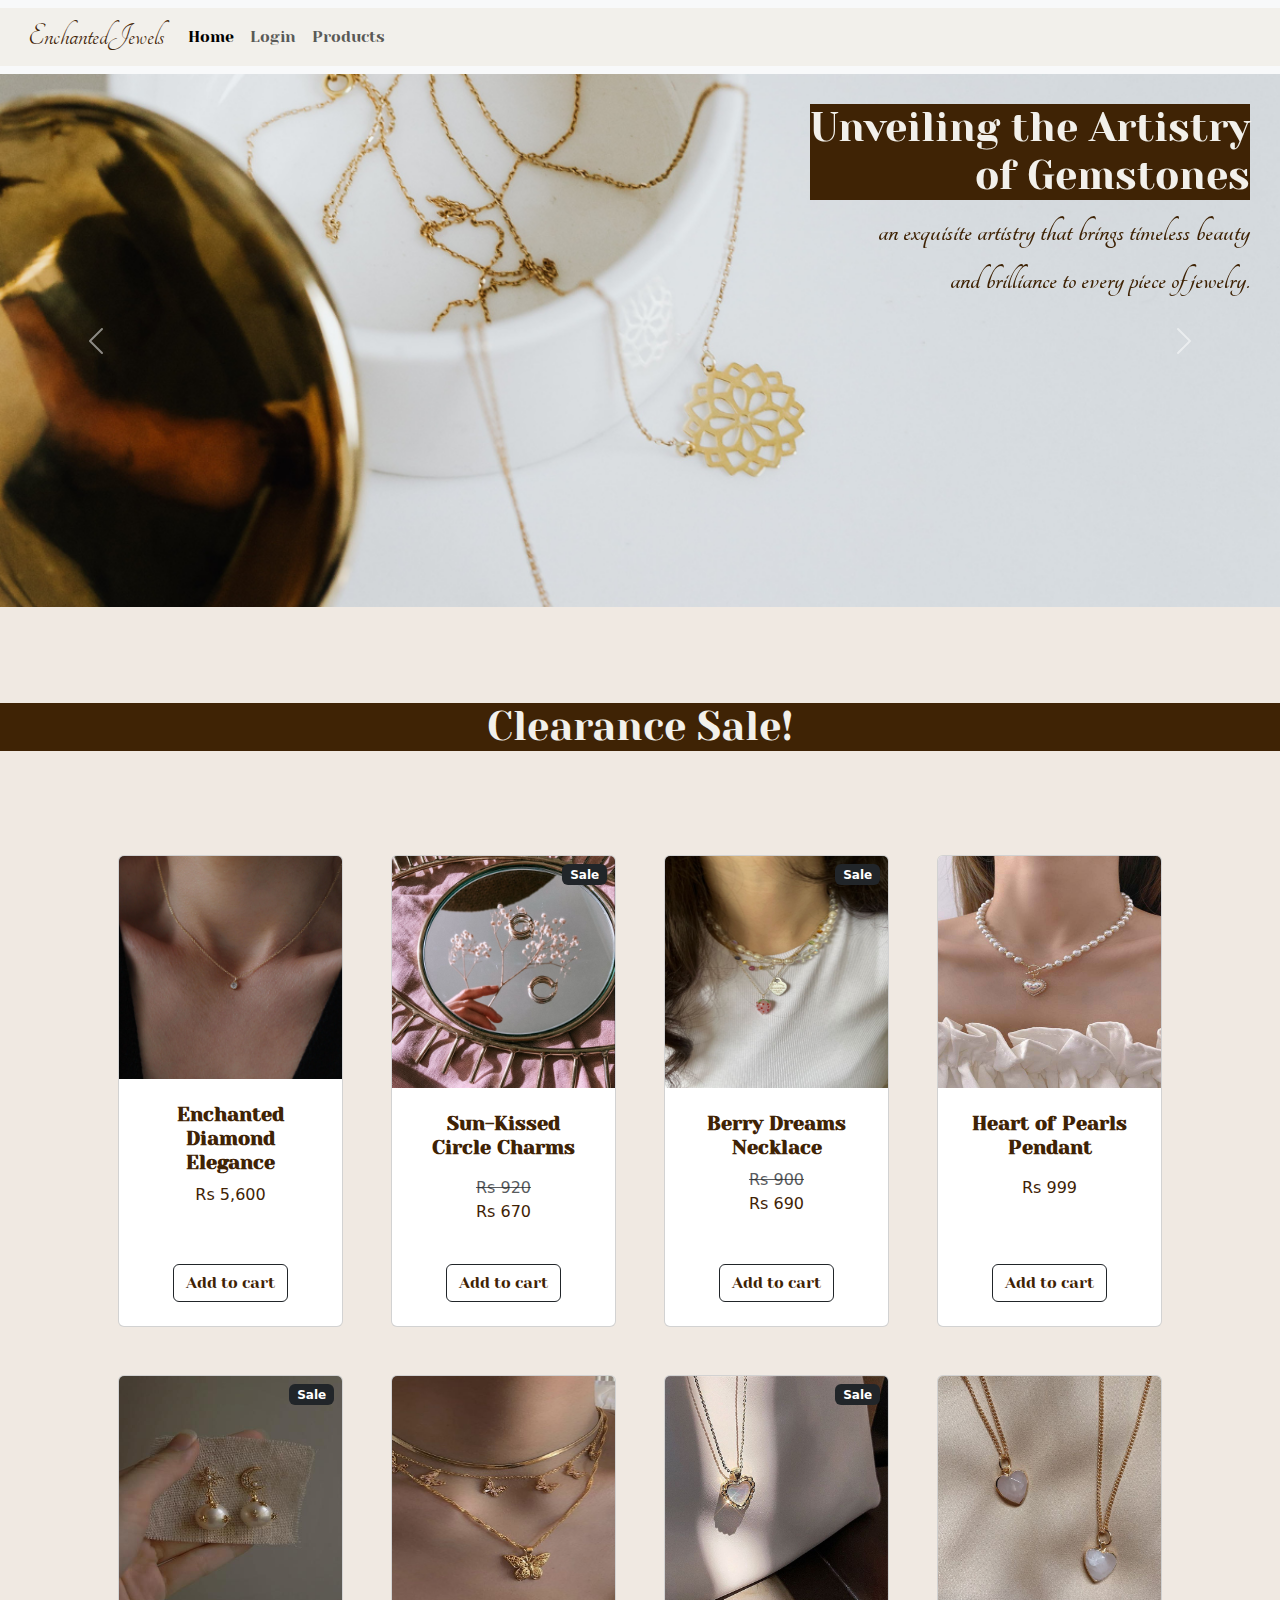
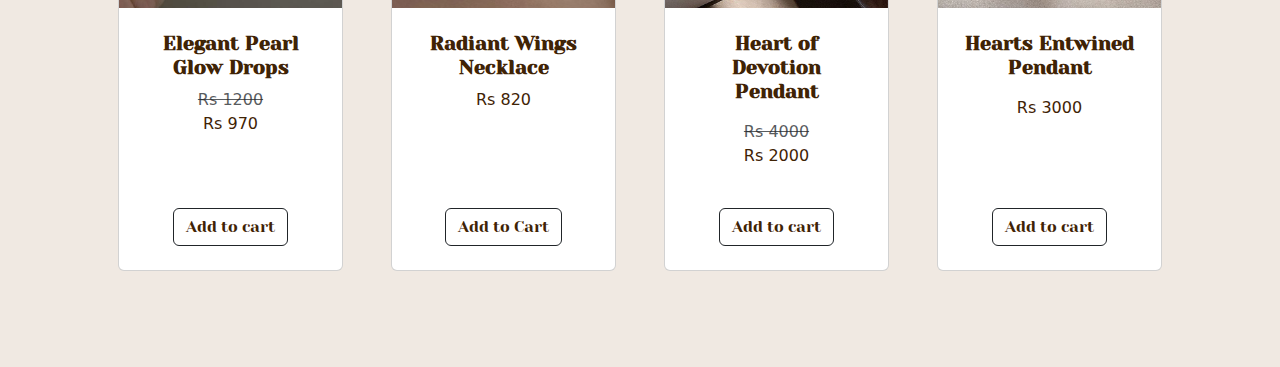
<file: index.html>
<!DOCTYPE html>
<html lang="en">
<head>
    <meta charset="UTF-8">
    <meta http-equiv="X-UA-Compatible" content="IE=edge">
    <meta name="viewport" content="width=device-width, initial-scale=1.0">
    <title>EnchantedJewels</title>
    <link rel="stylesheet" href="https://cdn.jsdelivr.net/npm/bootstrap@5.3.1/dist/css/bootstrap.min.css">
    <link rel="stylesheet" href="styles.css">
    <link rel="preconnect" href="https://fonts.googleapis.com">
<link rel="preconnect" href="https://fonts.gstatic.com" crossorigin>
<link href="https://fonts.googleapis.com/css2?family=Cinzel:wght@600&family=Tangerine:wght@700&family=Yeseva+One&display=swap" rel="stylesheet">
</head>
<body>
    <nav class="navbar navbar-expand-lg bg-body-tertiary">
        <div class="container-fluid">
          <a class="navbar-brand" href="index.html"><svg xmlns="http://www.w3.org/2000/svg" width="16" height="35" fill="currentColor" class="bi bi-snow2" viewBox="0 0 16 16">
          </svg>EnchantedJewels</a>
          <button class="navbar-toggler" type="button" data-bs-toggle="collapse" data-bs-target="#navbarSupportedContent" aria-controls="navbarSupportedContent" aria-expanded="false" aria-label="Toggle navigation">
            <span class="navbar-toggler-icon"></span>
          </button>
          <div class="collapse navbar-collapse" id="navbarSupportedContent">
            <ul class="navbar-nav me-auto mb-2 mb-lg-0">
              <li class="nav-item">
                <a class="nav-link active" aria-current="page" href="index.html" class="active">Home</a>
              </li>
              <li class="nav-item">
                <a class="nav-link" href="login.html"class="active">Login</a>
              </li>
              <li class="nav-item">
                <a class="nav-link" href="products.html" class="active">
                  Products</a></li>
            </ul>
          </div>
        </div>
      </nav>
      <div id="carouselExampleInterval" class="carousel slide" data-bs-ride="carousel">
        <div class="carousel-inner">
          <div class="carousel-item active" data-bs-interval="10000">
            <div id="carousel-caption1">
                <h1>Unveiling the Artistry <br> of Gemstones</h1>
                <p>an exquisite artistry that brings timeless beauty <br> and brilliance to every piece of jewelry.</p>
            </div>
            <img src="imgs/jew.png" class="d-block w-100" alt="...">
          </div>
          <div class="carousel-item" data-bs-interval="2000">
            <div id="carousel-caption">
                <h1>Crafted with Love, <br> Worn with Pride</h1>
                <p>when worn, it becomes a source of pride, a symbol of <br> elegance and personal style</p>
            </div>
            <img src="imgs/jew (2).png" class="d-block w-100" alt="...">   
          </div>
          <div class="carousel-item">
            <div id="carousel-caption2">
                <h1>Jewelry that Speaks <br> Your Style </h1>
                <p>each piece tells a story, <br> reflecting your personality and grace.</p>
            </div>
            <img src="imgs/jew (1).png" class="d-block w-100" alt="...">
          </div>
        </div>
        <button class="carousel-control-prev" type="button" data-bs-target="#carouselExampleInterval" data-bs-slide="prev">
          <span class="carousel-control-prev-icon" aria-hidden="true"></span>
          <span class="visually-hidden">Previous</span>
        </button>
        <button class="carousel-control-next" type="button" data-bs-target="#carouselExampleInterval" data-bs-slide="next">
          <span class="carousel-control-next-icon" aria-hidden="true"></span>
          <span class="visually-hidden">Next</span>
        </button>
      </div>
      <br><br> <br> <br>
    <h1 align="center">Clearance Sale!</h1>
      <section class="py-5">
        <div class="container px-4 px-lg-5 mt-5">
            <div class="row gx-4 gx-lg-5 row-cols-2 row-cols-md-3 row-cols-xl-4 justify-content-center">
                <div class="col mb-5">
                    <div class="card h-100">
                        <!-- Product image-->
                        <img class="card-img-top" src="imgs/carou.jpeg" alt="...">
                        <!-- Product details-->
                        <div class="card-body p-4">
                            <div class="text-center">
                                <!-- Product name-->
                                <h5 class="fw-bolder">Enchanted Diamond Elegance</h5>
                                <!-- Product price-->
                                 <p id="pro-2">Rs 5,600 </p>
                            </div>
                        </div>
                        <!-- Product actions-->
                        <div class="card-footer p-4 pt-0 border-top-0 bg-transparent">
                            <div class="text-center"><a class="btn btn-outline-dark mt-auto" href=login.html>Add to cart</a></div>
                        </div>
                    </div>
                </div>
                <div class="col mb-5">
                    <div class="card h-100">
                        <!-- Sale badge-->
                        <div class="badge bg-dark text-white position-absolute" style="top: 0.5rem; right: 0.5rem">Sale</div>
                        <!-- Product image-->
                        <img class="card-img-top" src="imgs/Details.jpeg" alt="..." width="232px" height="232px">
                        <!-- Product details-->
                        <div class="card-body p-4">
                            <div class="text-center">
                                <!-- Product name-->
                                <h5 class="fw-bolder">Sun-Kissed Circle Charms</h5>
                                <!-- Product reviews-->
                                <div class="d-flex justify-content-center small text-warning mb-2">
                                    <div class="bi-star-fill"></div>
                                    <div class="bi-star-fill"></div>
                                    <div class="bi-star-fill"></div>
                                    <div class="bi-star-fill"></div>
                                    <div class="bi-star-fill"></div>
                                </div>
                                <!-- Product price-->
                                <span class="text-muted text-decoration-line-through"id="pro-2">Rs 920</span>
                                <p id="pro-2">Rs 670</p>
                            </div>
                        </div>
                        <!-- Product actions-->
                        <div class="card-footer p-4 pt-0 border-top-0 bg-transparent">
                            <div class="text-center"><a class="btn btn-outline-dark mt-auto" href="login.html">Add to cart</a></div>
                        </div>
                    </div>
                </div>
                <div class="col mb-5">
                    <div class="card h-100">
                        <!-- Sale badge-->
                        <div class="badge bg-dark text-white position-absolute" style="top: 0.5rem; right: 0.5rem">Sale</div>
                        <!-- Product image-->
                        <img class="card-img-top" src="imgs/nec.jpeg" alt="..."  width="232px" height="232px">
                        <!-- Product details-->
                        <div class="card-body p-4">
                            <div class="text-center">
                                <!-- Product name-->
                                <h5 class="fw-bolder">Berry Dreams Necklace</h5>
                                <!-- Product price-->
                                <span class="text-muted text-decoration-line-through" id="pro-2">Rs 900</span>
                                <p id="pro-2">Rs 690</p> 
                            </div>
                        </div>
                        <!-- Product actions-->
                        <div class="card-footer p-4 pt-0 border-top-0 bg-transparent">
                            <div class="text-center"><a class="btn btn-outline-dark mt-auto" href="login.html">Add to cart</a></div>
                        </div>
                    </div>
                </div>
                <div class="col mb-5">
                    <div class="card h-100">
                        <!-- Product image-->
                        <img class="card-img-top" src="imgs/nec1.jpeg" alt="..." width="232px" height="232px" >
                        <!-- Product details-->
                        <div class="card-body p-4">
                            <div class="text-center">
                                <!-- Product name-->
                                <h5 class="fw-bolder">Heart of Pearls Pendant</h5>
                                <!-- Product reviews-->
                                <div class="d-flex justify-content-center small text-warning mb-2">
                                    <div class="bi-star-fill"></div>
                                    <div class="bi-star-fill"></div>
                                    <div class="bi-star-fill"></div>
                                    <div class="bi-star-fill"></div>
                                    <div class="bi-star-fill"></div>
                                </div>
                                <!-- Product price-->
                                <p id="pro-2">Rs 999</p> 
                            </div>
                        </div>
                        <!-- Product actions-->
                        <div class="card-footer p-4 pt-0 border-top-0 bg-transparent">
                            <div class="text-center"><a class="btn btn-outline-dark mt-auto" href="login.html">Add to cart</a></div>
                        </div>
                    </div>
                </div>
                <div class="col mb-5">
                    <div class="card h-100">
                        <!-- Sale badge-->
                        <div class="badge bg-dark text-white position-absolute" style="top: 0.5rem; right: 0.5rem">Sale</div>
                        <!-- Product image-->
                        <img class="card-img-top" src="imgs/nec2.jpeg" alt="..." width="232px" height="232px">
                        <!-- Product details-->
                        <div class="card-body p-4">
                            <div class="text-center">
                                <!-- Product name-->
                                <h5 class="fw-bolder">Elegant Pearl Glow Drops</h5>
                                <!-- Product price-->
                                <span class="text-muted text-decoration-line-through">Rs 1200</span>
                                <p id="pro-2">Rs 970</p> 
                            </div>
                        </div>
                        <!-- Product actions-->
                        <div class="card-footer p-4 pt-0 border-top-0 bg-transparent">
                            <div class="text-center"><a class="btn btn-outline-dark mt-auto" href="login.html">Add to cart</a></div>
                        </div>
                    </div>
                </div>
                <div class="col mb-5">
                    <div class="card h-100">
                        <!-- Product image-->
                        <img class="card-img-top" src="imgs/nec3.jpeg" alt="..." width="232px" height="232px">
                        <!-- Product details-->
                        <div class="card-body p-4">
                            <div class="text-center">
                                <!-- Product name-->
                                <h5 class="fw-bolder">Radiant Wings Necklace</h5>
                                <!-- Product price-->
                                <p id="pro-2">Rs 820</p> 
                            </div>
                        </div>
                        <!-- Product actions-->
                        <div class="card-footer p-4 pt-0 border-top-0 bg-transparent">
                            <div class="text-center"><a class="btn btn-outline-dark mt-auto" href="login.html">Add to Cart</a></div>
                        </div>
                    </div>
                </div>
                <div class="col mb-5">
                    <div class="card h-100">
                        <!-- Sale badge-->
                        <div class="badge bg-dark text-white position-absolute" style="top: 0.5rem; right: 0.5rem">Sale</div>
                        <!-- Product image-->
                        <img class="card-img-top" src="imgs/nec4.jpeg" alt="..." width="232px" height="232px">
                        <!-- Product details-->
                        <div class="card-body p-4">
                            <div class="text-center">
                                <!-- Product name-->
                                <h5 class="fw-bolder">Heart of Devotion Pendant</h5>
                                <!-- Product reviews-->
                                <div class="d-flex justify-content-center small text-warning mb-2">
                                    <div class="bi-star-fill"></div>
                                    <div class="bi-star-fill"></div>
                                    <div class="bi-star-fill"></div>
                                    <div class="bi-star-fill"></div>
                                    <div class="bi-star-fill"></div>
                                </div>
                                <!-- Product price-->
                                <span class="text-muted text-decoration-line-through">Rs 4000</span>
                                <p id="pro-2">Rs 2000</p> 
                            </div>
                        </div>
                        <!-- Product actions-->
                        <div class="card-footer p-4 pt-0 border-top-0 bg-transparent">
                            <div class="text-center"><a class="btn btn-outline-dark mt-auto" href="login.html">Add to cart</a></div>
                        </div>
                    </div>
                </div>
                <div class="col mb-5">
                    <div class="card h-100">
                        <!-- Product image-->
                        <img class="card-img-top" src="imgs/nec6.jpeg" alt="..." width="232px" height="232px">
                        <!-- Product details-->
                        <div class="card-body p-4">
                            <div class="text-center">
                                <!-- Product name-->
                                <h5 class="fw-bolder">Hearts Entwined Pendant</h5>
                                <!-- Product reviews-->
                                <div class="d-flex justify-content-center small text-warning mb-2">
                                    <div class="bi-star-fill"></div>
                                    <div class="bi-star-fill"></div>
                                    <div class="bi-star-fill"></div>
                                    <div class="bi-star-fill"></div>
                                    <div class="bi-star-fill"></div>
                                </div>
                                <!-- Product price-->
                                <p id="pro-2">Rs 3000</p> 
                            </div>
                        </div>
                        <!-- Product actions-->
                        <div class="card-footer p-4 pt-0 border-top-0 bg-transparent">
                            <div class="text-center"><a class="btn btn-outline-dark mt-auto" href="login.html">Add to cart</a></div>
                        </div>
                    </div>
                </div>
            </div>
        </div>
    </section>
    
      
    <script src="https://cdn.jsdelivr.net/npm/bootstrap@5.3.1/dist/js/bootstrap.bundle.min.js"></script>

</body>
</html>
</file>
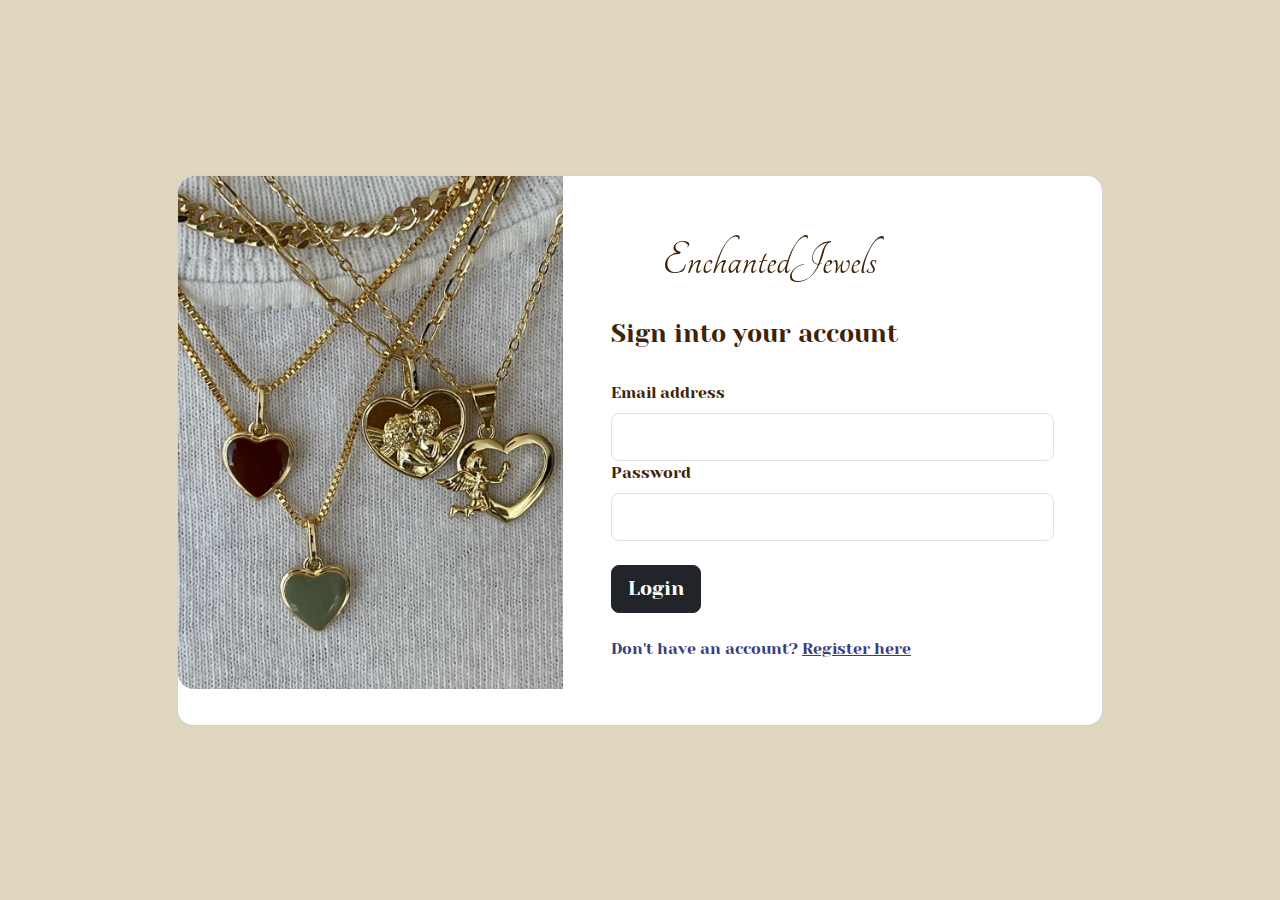
<file: login.html>
<!DOCTYPE html>
<html lang="en">
<head>
    <meta charset="UTF-8">
    <meta http-equiv="X-UA-Compatible" content="IE=edge">
    <meta name="viewport" content="width=device-width, initial-scale=1.0">
    <title>Login Page</title>
    <link rel="stylesheet" href="https://cdn.jsdelivr.net/npm/bootstrap@5.3.1/dist/css/bootstrap.min.css">
    <link rel="stylesheet" href="styles.css">
    <link rel="preconnect" href="https://fonts.googleapis.com">
<link rel="preconnect" href="https://fonts.gstatic.com" crossorigin>
<link href="https://fonts.googleapis.com/css2?family=Cinzel:wght@600&family=Tangerine:wght@700&family=Yeseva+One&display=swap" rel="stylesheet">
<script src="script.js"></script>
</head>
<body>
    <section class="vh-100" style="background-color: #DFD7BF;">
        <div class="container py-5 h-100">
          <div class="row d-flex justify-content-center align-items-center h-100">
            <div class="col col-xl-10">
              <div class="card" style="border-radius: 1rem;">
                <div class="row g-0">
                  <div class="col-md-6 col-lg-5 d-none d-md-block">
                    <img src="imgs/lo.jpeg"
                      alt="login form" class="img-fluid" style="border-radius: 1rem 0 0 1rem;" />
                  </div>
                  <div class="col-md-6 col-lg-7 d-flex align-items-center">
                    <div class="card-body p-4 p-lg-5 text-black">
      
                      <form name="fname" onsubmit="return validateForm()" method="post">
      
                        <div class="d-flex align-items-center mb-3 pb-1">
                          <i class="fas fa-cubes fa-2x me-3" style="color: #ff6219;"></i>
                          <div class="h12"><svg xmlns="http://www.w3.org/2000/svg" width="35" height="35" fill="currentColor" class="bi bi-snow2" viewBox="0 0 16 16">
        
                          </svg>EnchantedJewels</div>
                        </div>
      
                        <h5 class="sepl" style="font-size: 25px;">Sign into your account</h5>
                        <br>
      
                        <div class="sepl">
                          <label class="form-label" for="form2Example17">Email address</label>
                          <input type="email" id="form2Example17" class="form-control form-control-lg" />
                        </div>
      
                        <div class="sepl">
                          <label class="form-label" for="form2Example27">Password</label>
                          <input type="password" id="form2Example27" class="form-control form-control-lg" />
                        </div>
                        <br>
      
                        <div class="sepl">
                          <button input type="submit" class="btn btn-dark btn-lg btn-block" type="button">Login</button>
                        </div>

                        <br>
    
                        <p class="sepl" style="color: #393f81;">Don't have an account? <a href="sign.html"
                            style="color:#393f81;">Register here</a></p>
                      </form>
    
                    </div>
                  </div>
                </div>
              </div>
            </div>
          </div>
        </div>
      </section>
</body>
</html>
</file>
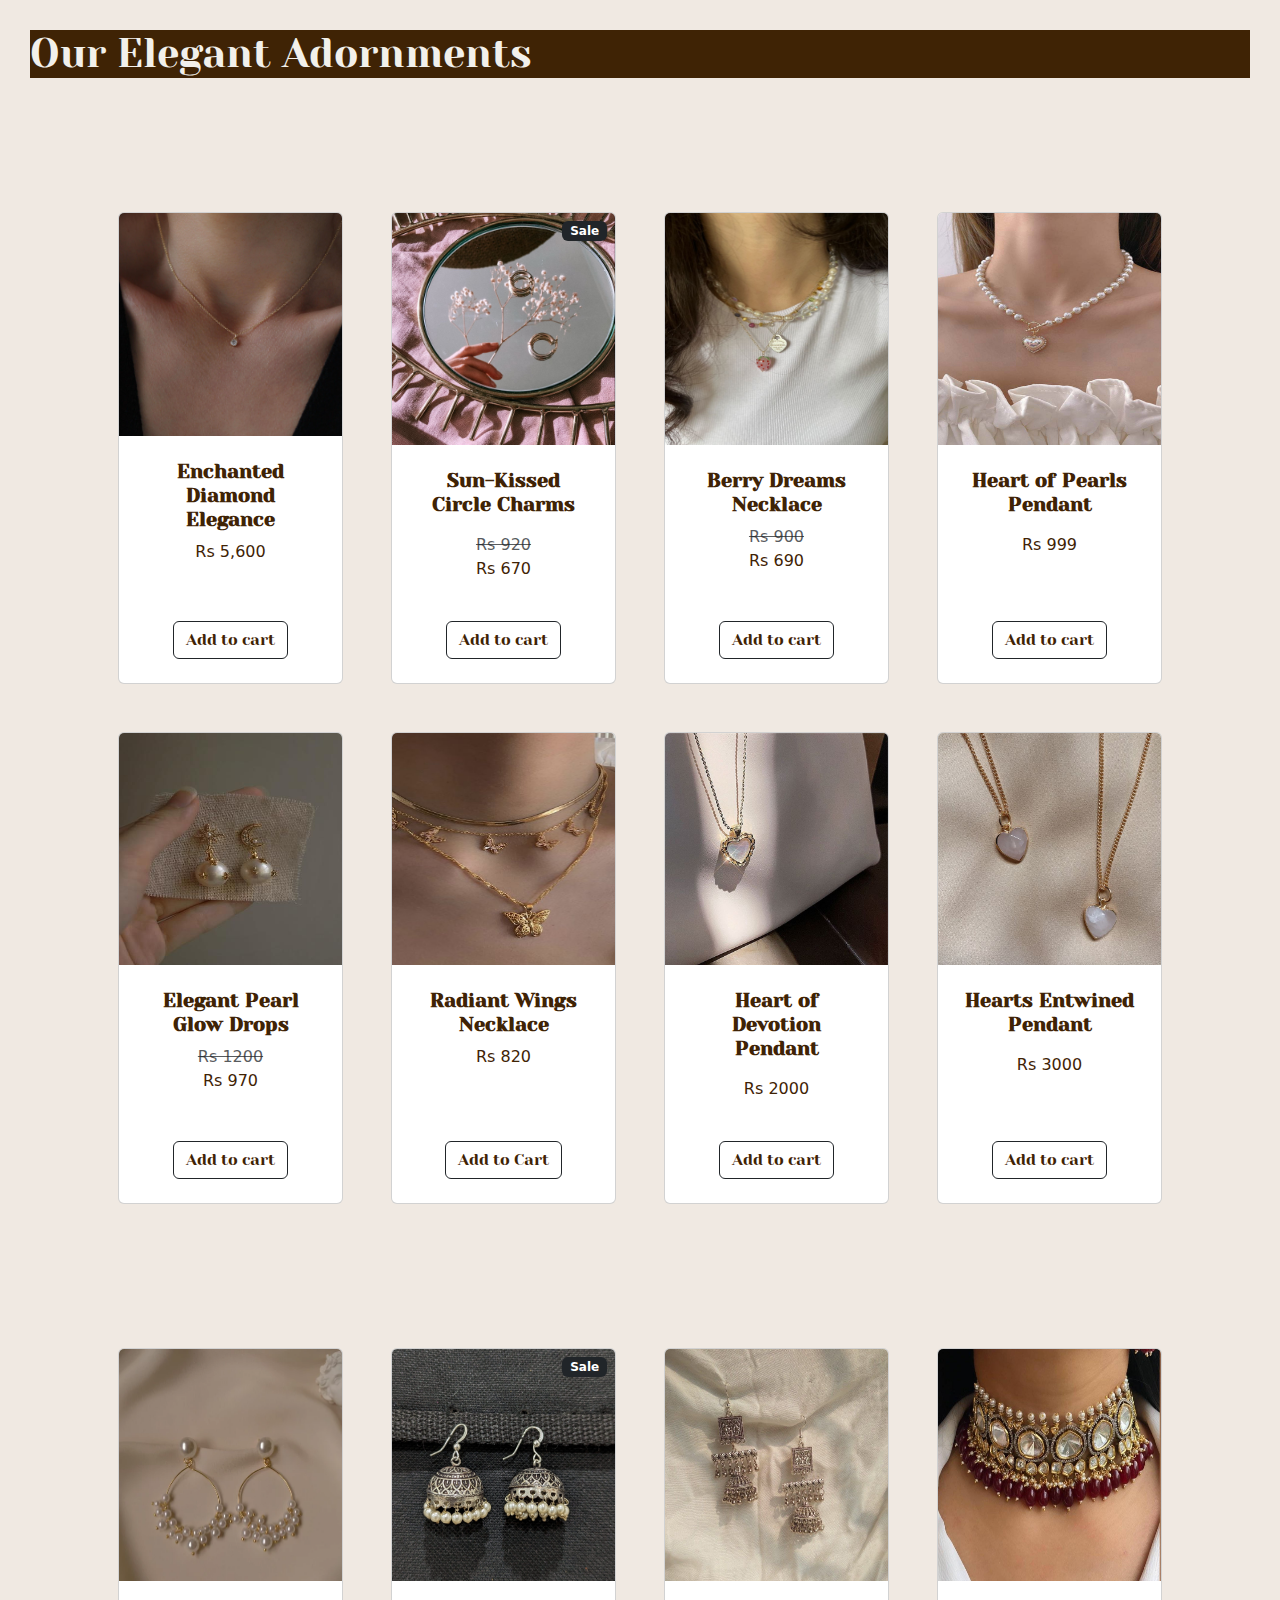
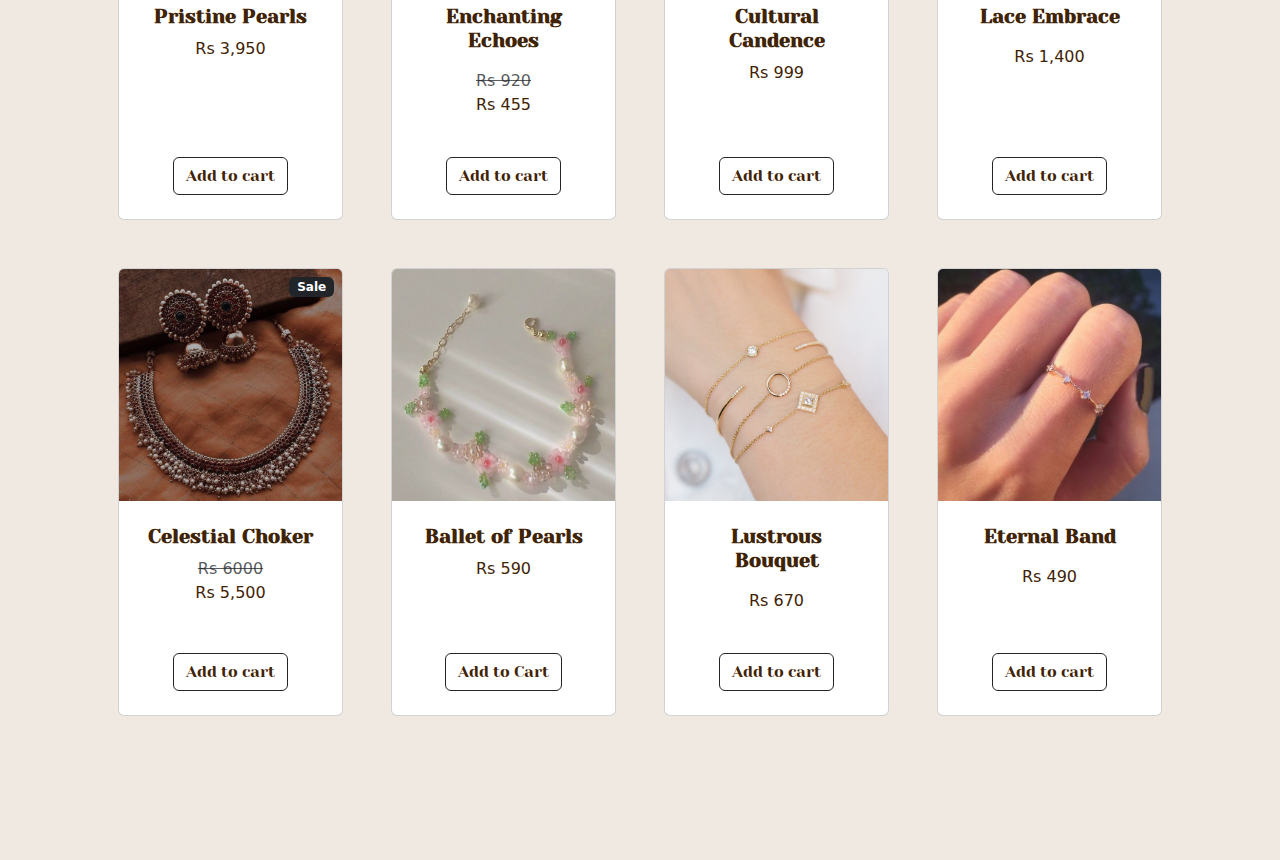
<file: products.html>
<!DOCTYPE html>
<html lang="en">
<head>
    <meta charset="UTF-8">
    <meta http-equiv="X-UA-Compatible" content="IE=edge">
    <meta name="viewport" content="width=device-width, initial-scale=1.0">
    <title>Products</title>
    <link rel="stylesheet" href="https://cdn.jsdelivr.net/npm/bootstrap@5.3.1/dist/css/bootstrap.min.css">
    <link rel="stylesheet" href="styles.css">  
 <link rel="preconnect" href="https://fonts.googleapis.com">
<link rel="preconnect" href="https://fonts.gstatic.com" crossorigin>
<link href="https://fonts.googleapis.com/css2?family=Yeseva+One&display=swap" rel="stylesheet">
</head>
<body>
    <div id="head">
        <h1>Our Elegant Adornments</h1>
    </div>
    <section class="py-5">
        <div class="container px-4 px-lg-5 mt-5">
            <div class="row gx-4 gx-lg-5 row-cols-2 row-cols-md-3 row-cols-xl-4 justify-content-center">
                <div class="col mb-5">
                    <div class="card h-100">
                        <!-- Product image-->
                        <img class="card-img-top" src="imgs/carou.jpeg" alt="...">
                        <!-- Product details-->
                        <div class="card-body p-4">
                            <div class="text-center">
                                <!-- Product name-->
                                <h5 class="fw-bolder">Enchanted Diamond Elegance</h5>
                                <!-- Product price-->
                                <p id="pro-2">Rs 5,600 </p>
                            </div>
                        </div>
                        <!-- Product actions-->
                        <div class="card-footer p-4 pt-0 border-top-0 bg-transparent">
                            <div class="text-center"><a class="btn btn-outline-dark mt-auto" href="login.html">Add to cart</a></div>
                        </div>
                    </div>
                </div>
                <div class="col mb-5">
                    <div class="card h-100">
                        <!-- Sale badge-->
                        <div class="badge bg-dark text-white position-absolute" style="top: 0.5rem; right: 0.5rem">Sale</div>
                        <!-- Product image-->
                        <img class="card-img-top" src="imgs/Details.jpeg" alt="..." width="232px" height="232px">
                        <!-- Product details-->
                        <div class="card-body p-4">
                            <div class="text-center">
                                <!-- Product name-->
                                <h5 class="fw-bolder">Sun-Kissed Circle Charms</h5>
                                <!-- Product reviews-->
                                <div class="d-flex justify-content-center small text-warning mb-2">
                                    <div class="bi-star-fill"></div>
                                    <div class="bi-star-fill"></div>
                                    <div class="bi-star-fill"></div>
                                    <div class="bi-star-fill"></div>
                                    <div class="bi-star-fill"></div>
                                </div>
                                <!-- Product price-->
                                <span class="text-muted text-decoration-line-through"id="pro-2">Rs 920</span>
                                <p id="pro-2">Rs 670</p>
                            </div>
                        </div>
                        <!-- Product actions-->
                        <div class="card-footer p-4 pt-0 border-top-0 bg-transparent">
                            <div class="text-center"><a class="btn btn-outline-dark mt-auto" href="login.html">Add to cart</a></div>
                        </div>
                    </div>
                </div>
                <div class="col mb-5">
                    <div class="card h-100">
                        <!-- Sale badge-->
                        <div class="badge bg-dark text-white position-absolute"></div>
                        <!-- Product image-->
                        <img class="card-img-top" src="imgs/nec.jpeg" alt="..."  width="232px" height="232px">
                        <!-- Product details-->
                        <div class="card-body p-4">
                            <div class="text-center">
                                <!-- Product name-->
                                <h5 class="fw-bolder">Berry Dreams Necklace</h5>
                                <!-- Product price-->
                                <span class="text-muted text-decoration-line-through" id="pro-2">Rs 900</span>
                                <p id="pro-2">Rs 690</p>
                            </div>
                        </div>
                        <!-- Product actions-->
                        <div class="card-footer p-4 pt-0 border-top-0 bg-transparent">
                            <div class="text-center"><a class="btn btn-outline-dark mt-auto" href="login.html">Add to cart</a></div>
                        </div>
                    </div>
                </div>
                <div class="col mb-5">
                    <div class="card h-100">
                        <!-- Product image-->
                        <img class="card-img-top" src="imgs/nec1.jpeg" alt="..." width="232px" height="232px" >
                        <!-- Product details-->
                        <div class="card-body p-4">
                            <div class="text-center">
                                <!-- Product name-->
                                <h5 class="fw-bolder">Heart of Pearls Pendant</h5>
                                <!-- Product reviews-->
                                <div class="d-flex justify-content-center small text-warning mb-2">
                                    <div class="bi-star-fill"></div>
                                    <div class="bi-star-fill"></div>
                                    <div class="bi-star-fill"></div>
                                    <div class="bi-star-fill"></div>
                                    <div class="bi-star-fill"></div>
                                </div>
                                <!-- Product price-->
                                <p id="pro-2">Rs 999</p>
                            </div>
                        </div>
                        <!-- Product actions-->
                        <div class="card-footer p-4 pt-0 border-top-0 bg-transparent">
                            <div class="text-center"><a class="btn btn-outline-dark mt-auto" href="login.html">Add to cart</a></div>
                        </div>
                    </div>
                </div>
                <div class="col mb-5">
                    <div class="card h-100">
                        <!-- Sale badge-->
                        <div class="badge bg-dark text-white position-absolute"></div>
                        <!-- Product image-->
                        <img class="card-img-top" src="imgs/nec2.jpeg" alt="..." width="232px" height="232px">
                        <!-- Product details-->
                        <div class="card-body p-4">
                            <div class="text-center">
                                <!-- Product name-->
                                <h5 class="fw-bolder">Elegant Pearl Glow Drops</h5>
                                <!-- Product price-->
                                <span class="text-muted text-decoration-line-through">Rs 1200</span>
                                <p id="pro-2">Rs 970</p> 
                            </div>
                        </div>
                        <!-- Product actions-->
                        <div class="card-footer p-4 pt-0 border-top-0 bg-transparent">
                            <div class="text-center"><a class="btn btn-outline-dark mt-auto" href="login.html">Add to cart</a></div>
                        </div>
                    </div>
                </div>
                <div class="col mb-5">
                    <div class="card h-100">
                        <!-- Product image-->
                        <img class="card-img-top" src="imgs/nec3.jpeg" alt="..." width="232px" height="232px">
                        <!-- Product details-->
                        <div class="card-body p-4">
                            <div class="text-center">
                                <!-- Product name-->
                                <h5 class="fw-bolder">Radiant Wings Necklace</h5>
                                <!-- Product price-->
                                <p id="pro-2">Rs 820</p> 
                            </div>
                        </div>
                        <!-- Product actions-->
                        <div class="card-footer p-4 pt-0 border-top-0 bg-transparent">
                            <div class="text-center"><a class="btn btn-outline-dark mt-auto" href="login.html">Add to Cart</a></div>
                        </div>
                    </div>
                </div>
                <div class="col mb-5">
                    <div class="card h-100">
                        <!-- Sale badge-->
                        <div class="badge bg-dark text-white position-absolute"></div>
                        <!-- Product image-->
                        <img class="card-img-top" src="imgs/nec4.jpeg" alt="..." width="232px" height="232px">
                        <!-- Product details-->
                        <div class="card-body p-4">
                            <div class="text-center">
                                <!-- Product name-->
                                <h5 class="fw-bolder">Heart of Devotion Pendant</h5>
                                <!-- Product reviews-->
                                <div class="d-flex justify-content-center small text-warning mb-2">
                                    <div class="bi-star-fill"></div>
                                    <div class="bi-star-fill"></div>
                                    <div class="bi-star-fill"></div>
                                    <div class="bi-star-fill"></div>
                                    <div class="bi-star-fill"></div>
                                </div>
                                <!-- Product price-->
                                <p id="pro-2">Rs 2000</p> 
                            </div>
                        </div>
                        <!-- Product actions-->
                        <div class="card-footer p-4 pt-0 border-top-0 bg-transparent">
                            <div class="text-center"><a class="btn btn-outline-dark mt-auto" href="login.html">Add to cart</a></div>
                        </div>
                    </div>
                </div>
                <div class="col mb-5">
                    <div class="card h-100">
                        <!-- Product image-->
                        <img class="card-img-top" src="imgs/nec6.jpeg" alt="..." width="232px" height="232px">
                        <!-- Product details-->
                        <div class="card-body p-4">
                            <div class="text-center">
                                <!-- Product name-->
                                <h5 class="fw-bolder">Hearts Entwined Pendant</h5>
                                <!-- Product reviews-->
                                <div class="d-flex justify-content-center small text-warning mb-2">
                                    <div class="bi-star-fill"></div>
                                    <div class="bi-star-fill"></div>
                                    <div class="bi-star-fill"></div>
                                    <div class="bi-star-fill"></div>
                                    <div class="bi-star-fill"></div>
                                </div>
                                <!-- Product price-->
                                <p id="pro-2">Rs 3000</p> 
                            </div>
                        </div>
                        <!-- Product actions-->
                        <div class="card-footer p-4 pt-0 border-top-0 bg-transparent">
                            <div class="text-center"><a class="btn btn-outline-dark mt-auto" href="login.html">Add to cart</a></div>
                        </div>
                    </div>
                </div>
            </div>
        </div>
    <div class="py-5">
        <div class="container px-4 px-lg-5 mt-5">
            <div class="row gx-4 gx-lg-5 row-cols-2 row-cols-md-3 row-cols-xl-4 justify-content-center">
                <div class="col mb-5">
                    <div class="card h-100">
                        <!-- Product image-->
                        <img class="card-img-top" src="imgs/nec7.png" alt="..." width="232px" height="232px">
                        <!-- Product details-->
                        <div class="card-body p-4">
                            <div class="text-center">
                                <!-- Product name-->
                                <h5 class="fw-bolder">Pristine Pearls</h5>
                                <!-- Product price-->
                                <p id="pro-2"> Rs 3,950</p>
                            </div>
                        </div>
                        <!-- Product actions-->
                        <div class="card-footer p-4 pt-0 border-top-0 bg-transparent">
                            <div class="text-center"><a class="btn btn-outline-dark mt-auto" href="login.html">Add to cart</a></div>
                        </div>
                    </div>
                </div>
                <div class="col mb-5">
                    <div class="card h-100">
                        <!-- Sale badge-->
                        <div class="badge bg-dark text-white position-absolute" style="top: 0.5rem; right: 0.5rem">Sale</div>
                        <!-- Product image-->
                        <img class="card-img-top" src="imgs/nec8.jpeg" alt="..." width="232px" height="232px">
                        <!-- Product details-->
                        <div class="card-body p-4">
                            <div class="text-center">
                                <!-- Product name-->
                                <h5 class="fw-bolder">Enchanting Echoes</h5>
                                <!-- Product reviews-->
                                <div class="d-flex justify-content-center small text-warning mb-2">
                                    <div class="bi-star-fill"></div>
                                    <div class="bi-star-fill"></div>
                                    <div class="bi-star-fill"></div>
                                    <div class="bi-star-fill"></div>
                                    <div class="bi-star-fill"></div>
                                </div>
                                <!-- Product price-->
                                <span class="text-muted text-decoration-line-through">Rs 920</span>
                                <p id="pro-2">Rs 455</p>
                            </div>
                        </div>
                        <!-- Product actions-->
                        <div class="card-footer p-4 pt-0 border-top-0 bg-transparent">
                            <div class="text-center"><a class="btn btn-outline-dark mt-auto" href="login.html">Add to cart</a></div>
                        </div>
                    </div>
                </div>
                <div class="col mb-5">
                    <div class="card h-100">
                        <!-- Sale badge-->
                        <div class="badge bg-dark text-white position-absolute"></div>
                        <!-- Product image-->
                        <img class="card-img-top" src="imgs/nec9.jpeg" alt="..."  width="232px" height="232px">
                        <!-- Product details-->
                        <div class="card-body p-4">
                            <div class="text-center">
                                <!-- Product name-->
                                <h5 class="fw-bolder">Cultural Candence</h5>
                                <!-- Product price-->
                               <!-- Product price-->
                               <p id="pro-2">Rs 999</p> 
                            </div>
                        </div>
                        <!-- Product actions-->
                        <div class="card-footer p-4 pt-0 border-top-0 bg-transparent">
                            <div class="text-center"><a class="btn btn-outline-dark mt-auto" href="login.html">Add to cart</a></div>
                        </div>
                    </div>
                </div>
                <div class="col mb-5">
                    <div class="card h-100">
                        <!-- Product image-->
                        <img class="card-img-top" src="imgs/nec10.jpeg" alt="..." width="232px" height="232px" >
                        <!-- Product details-->
                        <div class="card-body p-4">
                            <div class="text-center">
                                <!-- Product name-->
                                <h5 class="fw-bolder">Lace Embrace</h5>
                                <!-- Product reviews-->
                                <div class="d-flex justify-content-center small text-warning mb-2">
                                    <div class="bi-star-fill"></div>
                                    <div class="bi-star-fill"></div>
                                    <div class="bi-star-fill"></div>
                                    <div class="bi-star-fill"></div>
                                    <div class="bi-star-fill"></div>
                                </div>
                                <!-- Product price-->
                                <p id="pro-2">Rs 1,400</p> 
                            </div>
                        </div>
                        <!-- Product actions-->
                        <div class="card-footer p-4 pt-0 border-top-0 bg-transparent">
                            <div class="text-center"><a class="btn btn-outline-dark mt-auto" href="login.html">Add to cart</a></div>
                        </div>
                    </div>
                </div>
                <div class="col mb-5">
                    <div class="card h-100">
                        <!-- Sale badge-->
                        <div class="badge bg-dark text-white position-absolute" style="top: 0.5rem; right: 0.5rem">Sale</div>
                        <!-- Product image-->
                        <img class="card-img-top" src="imgs/nec11.jpeg" alt="..." width="232px" height="232px">
                        <!-- Product details-->
                        <div class="card-body p-4">
                            <div class="text-center">
                                <!-- Product name-->
                                <h5 class="fw-bolder">Celestial Choker</h5>
                                <!-- Product price-->
                                <span class="text-muted text-decoration-line-through">Rs 6000</span>
                                <p id="pro-2">Rs 5,500</p> 
                            </div>
                        </div>
                        <!-- Product actions-->
                        <div class="card-footer p-4 pt-0 border-top-0 bg-transparent">
                            <div class="text-center"><a class="btn btn-outline-dark mt-auto" href="login.html">Add to cart</a></div>
                        </div>
                    </div>
                </div>
                <div class="col mb-5">
                    <div class="card h-100">
                        <!-- Product image-->
                        <img class="card-img-top" src="imgs/nec12.jpeg" alt="..." width="232px" height="232px">
                        <!-- Product details-->
                        <div class="card-body p-4">
                            <div class="text-center">
                                <!-- Product name-->
                                <h5 class="fw-bolder">Ballet of Pearls</h5>
                                <!-- Product price-->
                                <p id="pro-2">Rs 590</p> 
                            </div>
                        </div>
                        <!-- Product actions-->
                        <div class="card-footer p-4 pt-0 border-top-0 bg-transparent">
                            <div class="text-center"><a class="btn btn-outline-dark mt-auto" href="login.html">Add to Cart</a></div>
                        </div>
                    </div>
                </div>
                <div class="col mb-5">
                    <div class="card h-100">
                        <!-- Sale badge-->
                        <div class="badge bg-dark text-white position-absolute" ></div>
                        <!-- Product image-->
                        <img class="card-img-top" src="imgs/nec13.jpeg" alt="..." width="232px" height="232px">
                        <!-- Product details-->
                        <div class="card-body p-4">
                            <div class="text-center">
                                <!-- Product name-->
                                <h5 class="fw-bolder">Lustrous Bouquet</h5>
                                <!-- Product reviews-->
                                <div class="d-flex justify-content-center small text-warning mb-2">
                                    <div class="bi-star-fill"></div>
                                    <div class="bi-star-fill"></div>
                                    <div class="bi-star-fill"></div>
                                    <div class="bi-star-fill"></div>
                                    <div class="bi-star-fill"></div>
                                </div>
                                <!-- Product price-->
                                <p id="pro-2">Rs 670</p> 
                            </div>
                        </div>
                        <!-- Product actions-->
                        <div class="card-footer p-4 pt-0 border-top-0 bg-transparent">
                            <div class="text-center"><a class="btn btn-outline-dark mt-auto" href="login.html">Add to cart</a></div>
                        </div>
                    </div>
                </div>
                <div class="col mb-5">
                    <div class="card h-100">
                        <!-- Product image-->
                        <img class="card-img-top" src="imgs/nec14.jpeg" alt="..." width="232px" height="232px">
                        <!-- Product details-->
                        <div class="card-body p-4">
                            <div class="text-center">
                                <!-- Product name-->
                                <h5 class="fw-bolder">Eternal Band</h5>
                                <!-- Product reviews-->
                                <div class="d-flex justify-content-center small text-warning mb-2">
                                    <div class="bi-star-fill"></div>
                                    <div class="bi-star-fill"></div>
                                    <div class="bi-star-fill"></div>
                                    <div class="bi-star-fill"></div>
                                    <div class="bi-star-fill"></div>
                                </div>
                                <!-- Product price-->
                                <p id="pro-2">Rs 490</p> 
                            </div>
                        </div>
                        <!-- Product actions-->
                        <div class="card-footer p-4 pt-0 border-top-0 bg-transparent">
                            <div class="text-center"><a class="btn btn-outline-dark mt-auto" href="login.html">Add to cart</a></div>
                        </div>
                    </div>
                </div>
            </div>
        </div>
    </div>
</section>
    
      
    <script src="https://cdn.jsdelivr.net/npm/bootstrap@5.3.1/dist/js/bootstrap.bundle.min.js"></script>
 
</body>
</html>
</file>
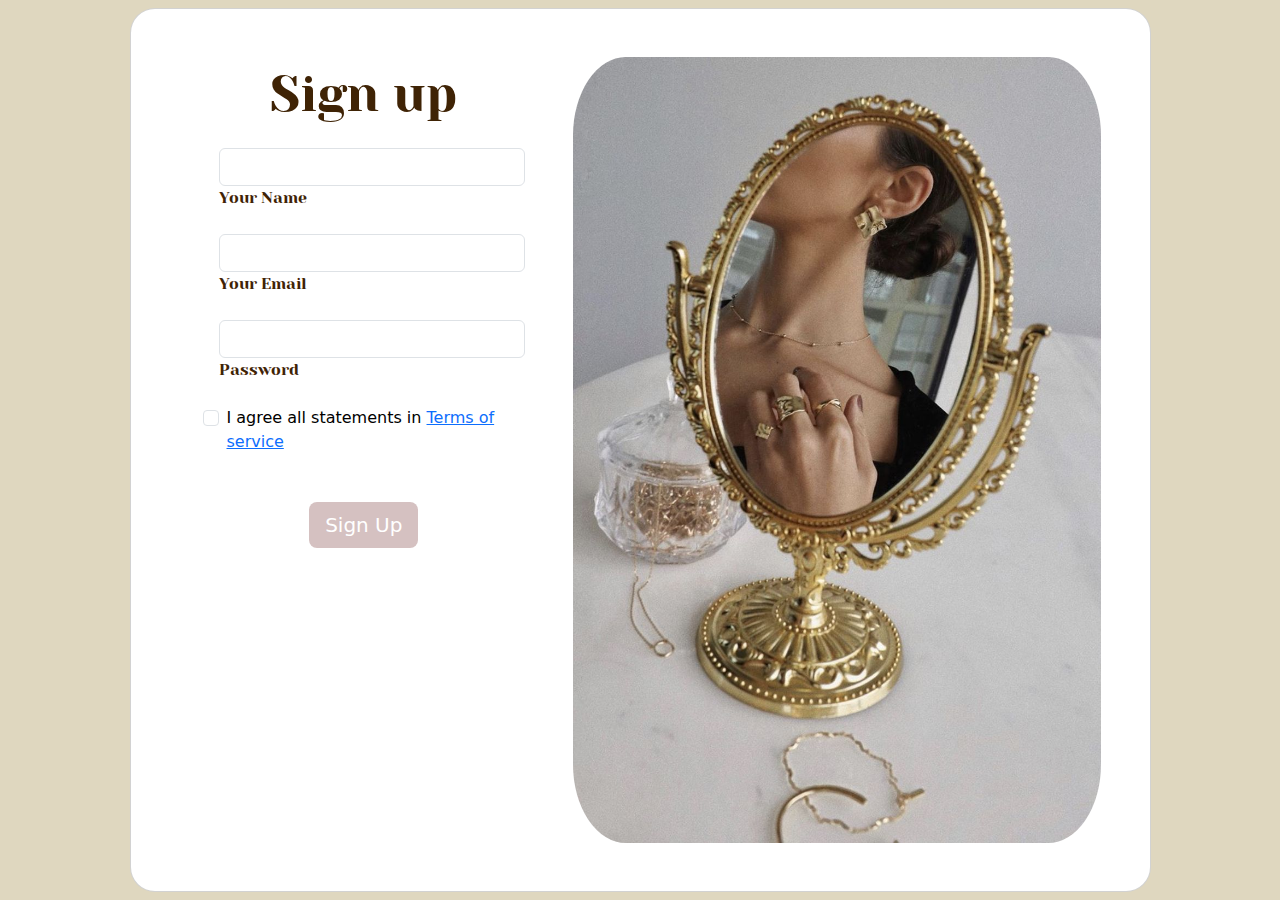
<file: sign.html>
<!DOCTYPE html>
<html lang="en">
<head>
    <meta charset="UTF-8">
    <meta http-equiv="X-UA-Compatible" content="IE=edge">
    <meta name="viewport" content="width=device-width, initial-scale=1.0">
    <title>Sign Up</title>
  
    <link rel="stylesheet" href="https://cdn.jsdelivr.net/npm/bootstrap@5.3.1/dist/css/bootstrap.min.css">
    <script src="https://cdn.jsdelivr.net/npm/bootstrap@5.3.1/dist/js/bootstrap.bundle.min.js"></script>
    <link rel="stylesheet" href="https://cdn.jsdelivr.net/npm/bootstrap@5.3.1/dist/css/bootstrap.min.css">
    <link rel="stylesheet" href="styles.css">
    <link rel="preconnect" href="https://fonts.googleapis.com">
<link rel="preconnect" href="https://fonts.gstatic.com" crossorigin>
<link href="https://fonts.googleapis.com/css2?family=Cinzel:wght@600&family=Tangerine:wght@700&family=Yeseva+One&display=swap" rel="stylesheet">
    <script src="script.js"></script>
<style>
    img {
        border-radius: 10%;
    }
    .btn-lg {
        background-color: #d5c1c1;
        border: #d5c1c1;
    }
</style>
</head>
<body>
    <section class="vh-100" style="background-color: #DFD7BF;">
        <div class="container h-100">
          <div class="row d-flex justify-content-center align-items-center h-100">
            <div class="col-lg-12 col-xl-11">
              <div class="card text-black" style="border-radius: 25px;">
                <div class="card-body p-md-5">
                  <div class="row justify-content-center">
                    <div class="col-md-10 col-lg-6 col-xl-5 order-2 order-lg-1">
      
                      <p class="sepl" style="font-size: 50px;" align="center">Sign up</p>
      
                      <form name="fname" onclick="return validateForm()" class="mx-1 mx-md-4">
      
                        <div class="d-flex flex-row align-items-center mb-4">
                          <i class="fas fa-user fa-lg me-3 fa-fw"></i>
                          <div class="form-outline flex-fill mb-0">
                            <input type="text" id="form3Example1c" class="form-control" />
                            <label class="sepl" for="form3Example1c">Your Name</label>
                          </div>
                        </div>
      
                        <div class="d-flex flex-row align-items-center mb-4">
                          <i class="fas fa-envelope fa-lg me-3 fa-fw"></i>
                          <div class="form-outline flex-fill mb-0">
                            <input type="email" id="form2Example17" class="form-control" />
                            <label class="sepl" for="fform2Example17">Your Email</label>
                          </div>
                        </div>
      
                        <div class="d-flex flex-row align-items-center mb-4">
                          <i class="fas fa-lock fa-lg me-3 fa-fw"></i>
                          <div class="form-outline flex-fill mb-0">
                            <input type="password" id="form2Example27" class="form-control" />
                            <label class="sepl" for="form2Example27">Password</label>
                          </div>
                        </div>
                        <div class="form-check d-flex justify-content-center mb-5">
                          <input class="form-check-input me-2" type="checkbox" value="" id="form2Example3c" />
                          <label class="form-check-label" for="form2Example3">
                            I agree all statements in <a href="#!">Terms of service</a>
                          </label>
                        </div>
      
                        <div class="d-flex justify-content-center mx-4 mb-3 mb-lg-4">
                          <button input type="submit" type="button" class="btn btn-primary btn-lg">Sign Up</button>
                        </div>
      
                      </form>
      
                    </div>
                    <div class="col-md-10 col-lg-6 col-xl-7 d-flex align-items-center order-1 order-lg-2">
      
                      <img src="imgs/3.jpeg"
                        class="img-fluid" alt="Sample image">
      
                    </div>
                  </div>
                </div>
              </div>
            </div>
          </div>
        </div>
      </section>
</body>
</html>
</file>
<file: styles.css>
body {
    background-color:#f0e9e2;
}
.container-fluid {
    background-color:#f2f0eb;

}
.fw-bolder {
    font-family: 'Yeseva One', cursive;
    color: #3F2305;
}
.navbar-brand {
    font-family: 'Tangerine', cursive;
    font-size: xx-large;
    color: #3F2305 ;
}
#head {
    font-family: 'Yeseva One', cursive;
    color: #f2f0eb;
    padding: 30px;
    font-weight: 900;  
    font-size: xx-large;
}
.mt-auto {
    font-family: 'Yeseva One', cursive;
    color: #3F2305;
}
#carousel-caption {
    font-family: 'Cinzel', serif;
    text-align: right;
    position: absolute;
    bottom: 20px;
    right: 20px;
    padding: 10px;
    font-size: 14px;
    font-weight: 900;
    color: white;
}
#carousel-caption1 {
    font-family: 'Cinzel', serif;
    text-align: right;
    position: absolute;
    top: 20px;
    right: 20px;
    padding: 10px;
    font-size: 14px;
    font-weight: 900;
    color: #3F2305;
}
#carousel-caption2 {
    font-family: 'Cinzel', serif;
    text-align: right;
    position: absolute;
    bottom: 20px;
    left: 20px;
    padding: 10px;
    font-size: 14px;
    font-weight: 900;
    color: #3F2305;

}
#carousel-caption p {
    font-family: 'Tangerine', cursive; ;
    font-size:xx-large;
    color: whitesmoke;

}
#carousel-caption1 p {
    font-family: 'Tangerine', cursive; ;
    font-size:xx-large ;
    color: #3F2305;

}
#carousel-caption2 p {
    font-family: 'Tangerine', cursive; ;
    font-size:xx-large;
    color: #3F2305;
}
.nav-item {
    font-family: 'Yeseva One', cursive;
    color: #3F2305;
}
h1 {
    background-color: #3F2305; 
    color: #f2f0eb;
    font-family: 'Yeseva One', cursive;

    

}
.bg-transparent {
    color: #3F2305;
}
.mt-auto :hover{
    color: #3F2305;
}
#pro-2 {
    color: #3F2305;
}
.h12{
    font-family:'Tangerine', cursive ;
    color: #3F2305;
    font-size: 50px;
}
.sepl{
    font-family: 'Yeseva One', cursive;;
    color: #3F2305;
}
</file>
